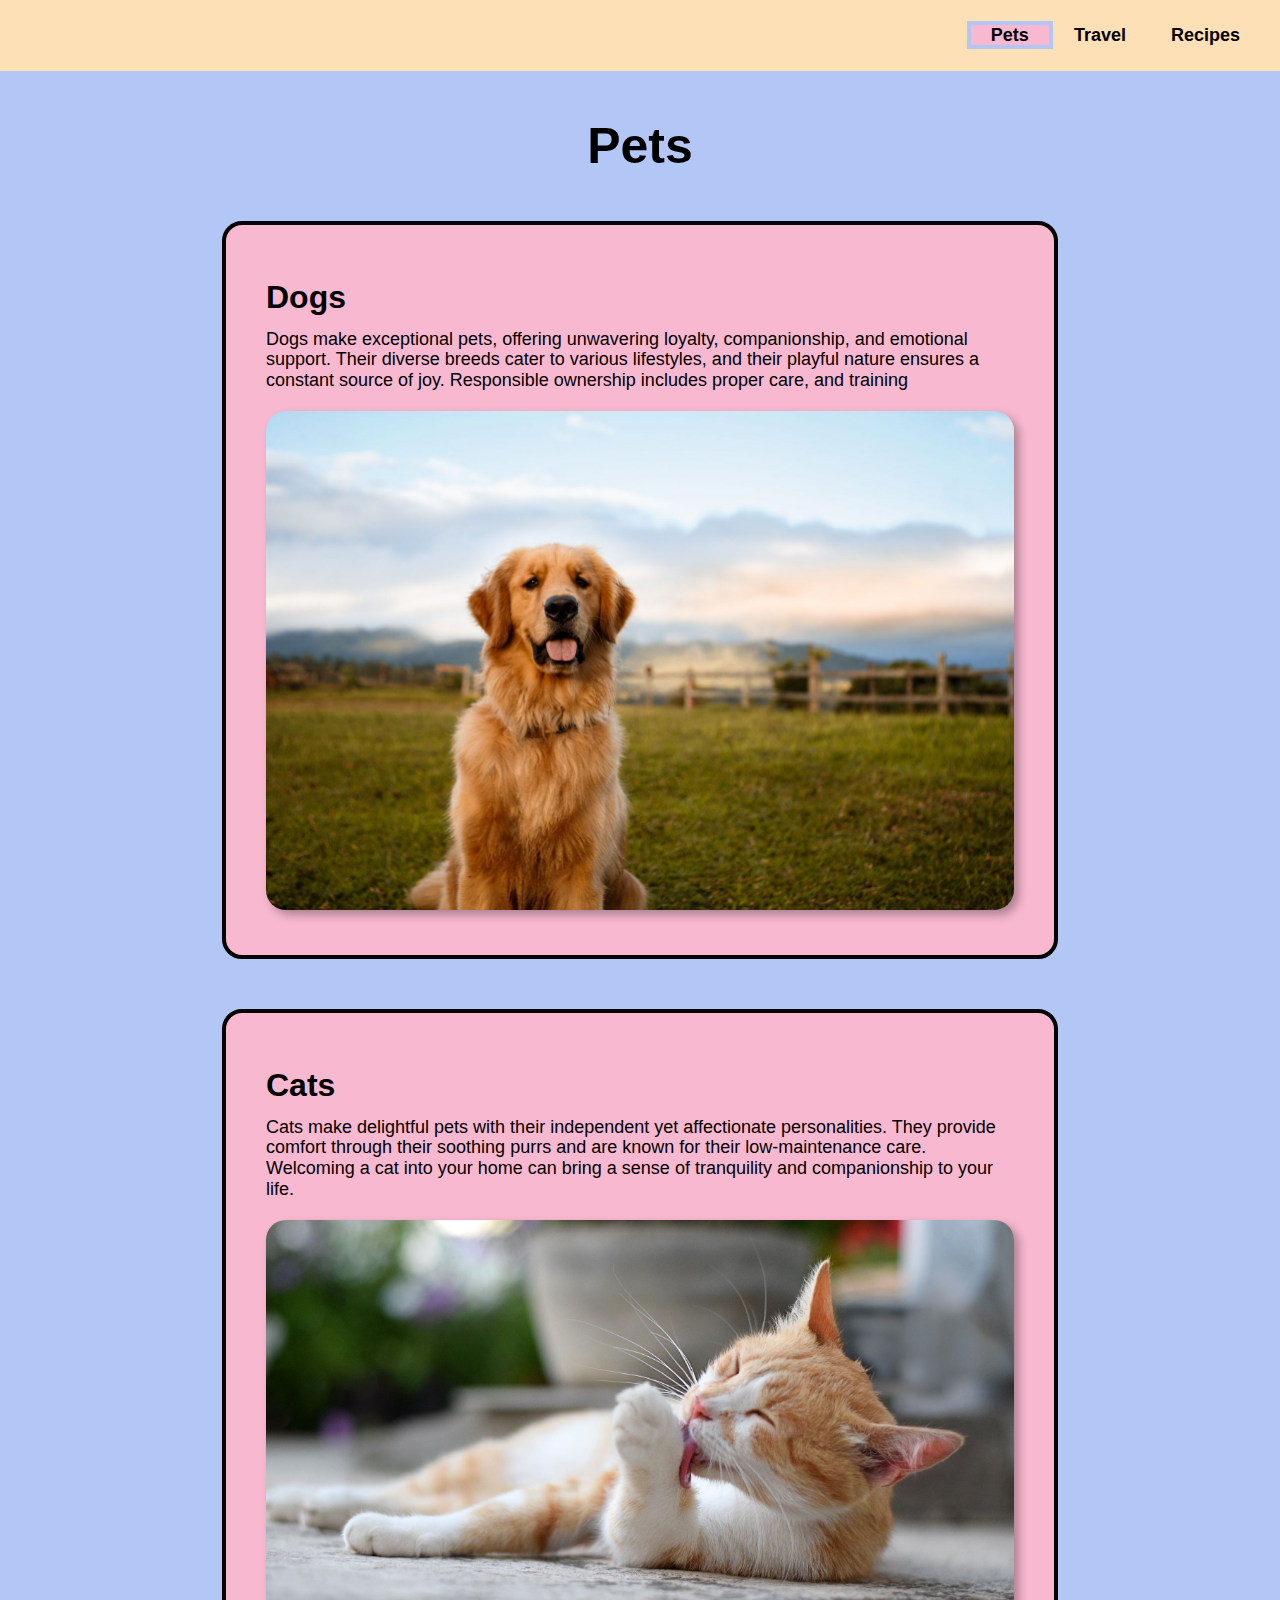
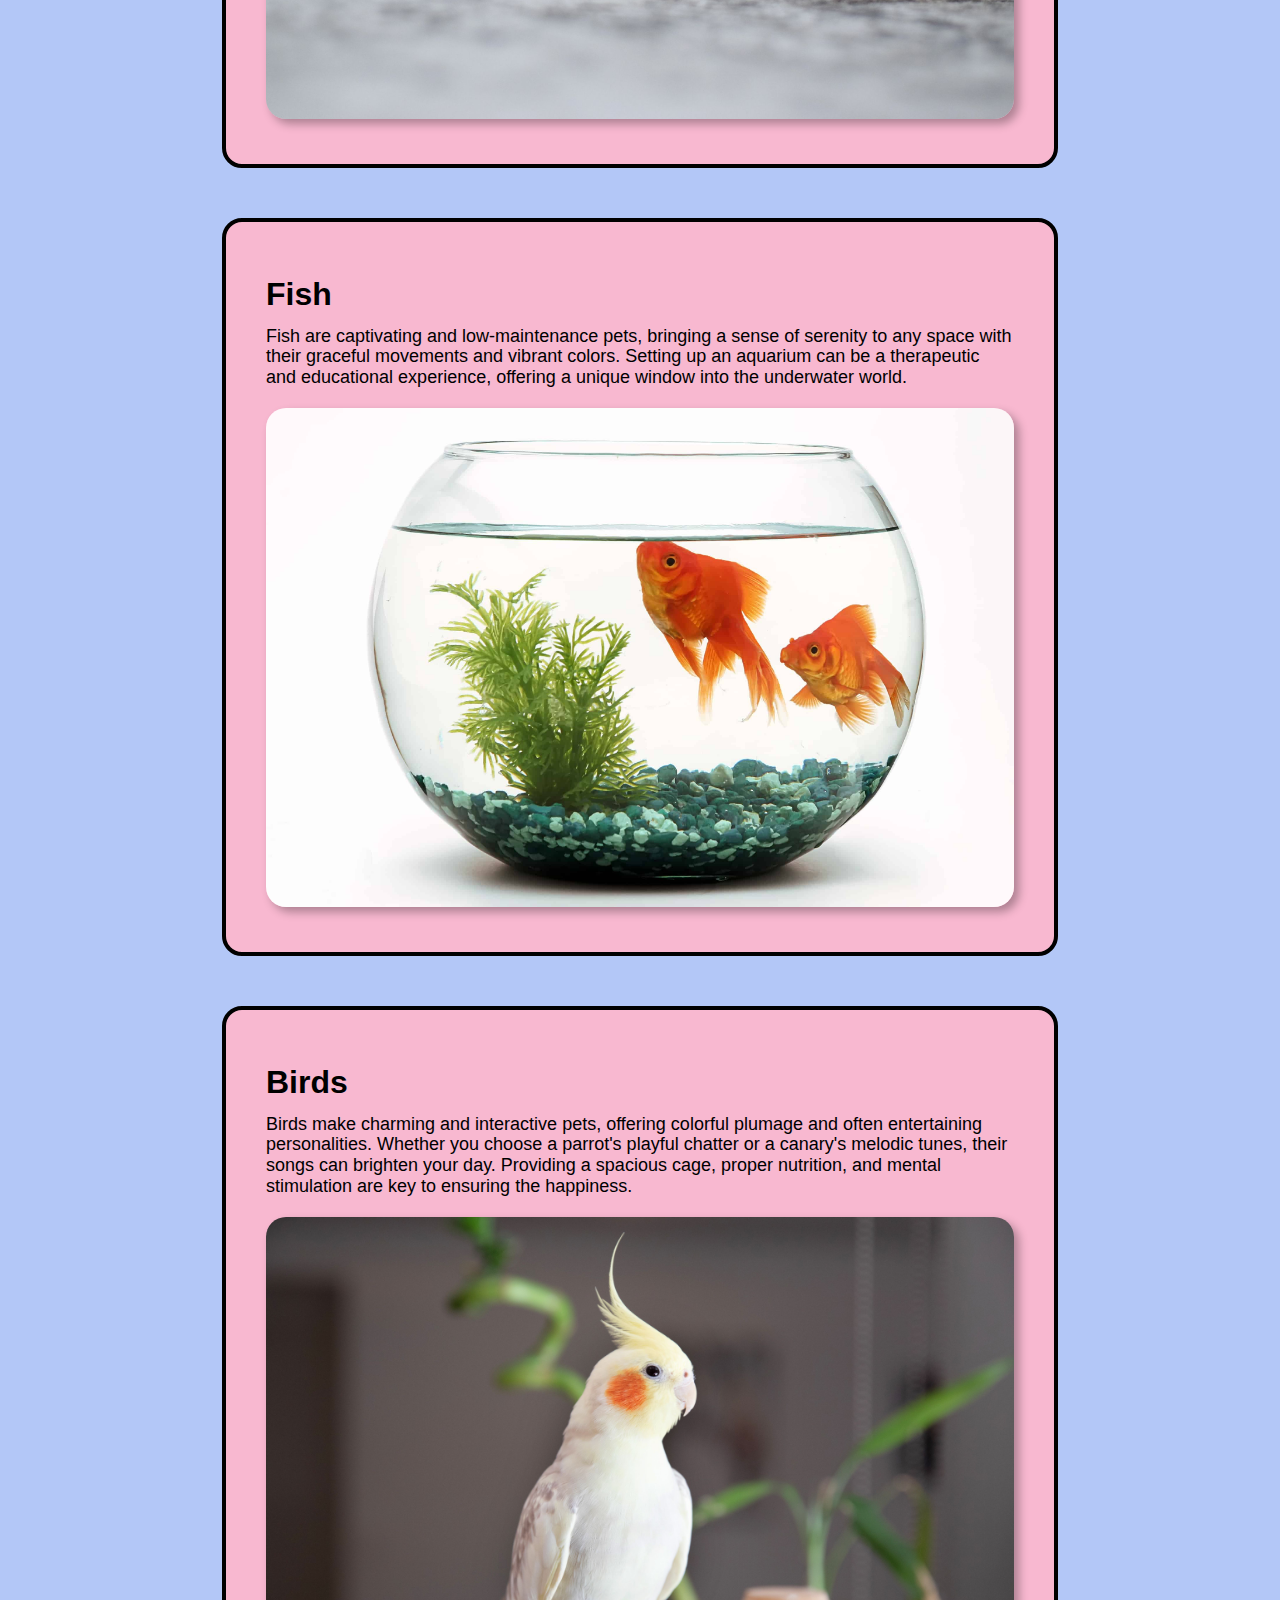
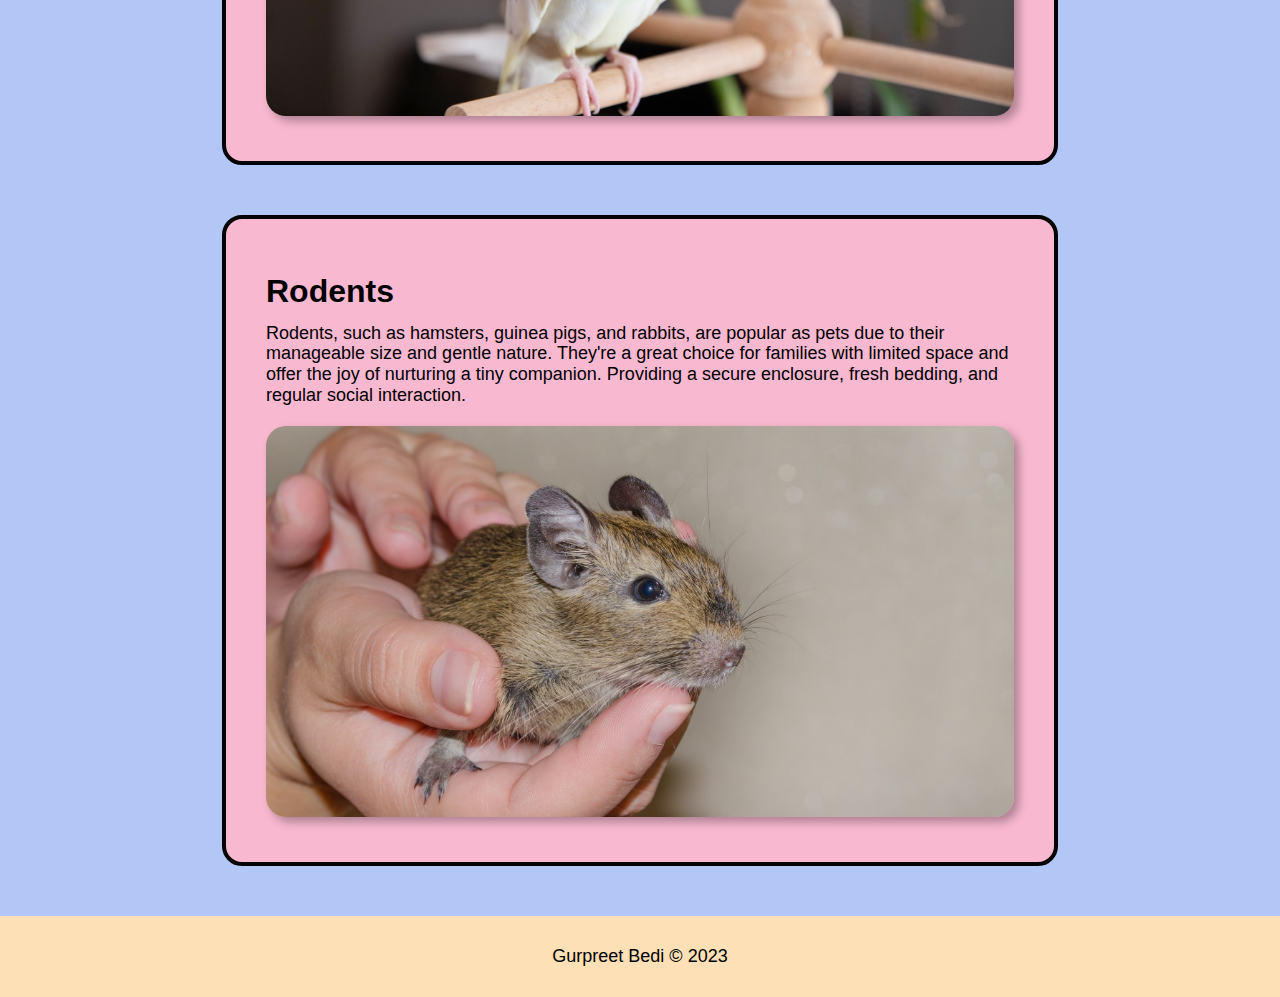
<file: index.html>
<!DOCTYPE html>

<html lang="en">
<head>
	<meta charset="utf-8">
    <meta name="viewport" content="width=device-width, initial-scale=1.0">
    <link rel="icon" type="image/png" href="images/pet_favicon.ico">
    <link rel="stylesheet" type="text/css" href="css/html5reset.css">
    <link rel="stylesheet" type="text/css" href="css/style.css">
    <meta name="viewport" content="width=device-width, initial-scale=1">
	<title> Pets </title>
</head>

<body class="page1">
	<div class="skip"><a href="#main">Skip to Main Content</a></div>
		<!-- added the skip element for this assignment -->
	<header>

	<nav>
		<ul>
			<li class="active"><a href = "index.html"> Pets</a></li>
			<li><a href = "travel.html">Travel</a></li>
			<li><a href = "recipes.html">Recipes</a></li>
		</ul>
	</nav>
	</header>

	<main class="container" id ="main">
		<h1>Pets</h1>
		<div class="pet-columns">
			<div class="dogs text-block">
				<h2>Dogs</h2>
				<!-- <h3>Details about the animal</h3> -->
				<p>Dogs make exceptional pets, offering unwavering loyalty, companionship, and emotional support. Their diverse breeds cater to various lifestyles, and their playful nature ensures a constant source of joy. Responsible ownership includes proper care, and training</p>
				<br>
				<img class="pet-image" src = "images/pet_dog.jpeg" height="200" alt = "brown dog in an open field">
			</div>

			<div class="cats text-block">
				<h2>Cats</h2>
				<!-- <h3>Details about the animal</h3> -->
				<p>Cats make delightful pets with their independent yet affectionate personalities. They provide comfort through their soothing purrs and are known for their low-maintenance care. Welcoming a cat into your home can bring a sense of tranquility and companionship to your life.</p><br>
				<img class="pet-image" src = "images/pet_cat.jpeg" height="200" alt = "small cat licking itself playfully">
			</div>

			<div class="fish text-block">
				<h2>Fish</h2>
				<!-- <h3>Details about the animal</h3> -->
				<p>Fish are captivating and low-maintenance pets, bringing a sense of serenity to any space with their graceful movements and vibrant colors. Setting up an aquarium can be a therapeutic and educational experience, offering a unique window into the underwater world.
				</p><br>
				<img class="pet-image" src = "images/pet_fish.jpeg" height="200" alt = "two goldfish in an aquarium">
			</div>

			<div class="birds text-block">
				<h2>Birds</h2>
				<!-- <h3>Details about the animal</h3> -->
				<p>Birds make charming and interactive pets, offering colorful plumage and often entertaining personalities. Whether you choose a parrot's playful chatter or a canary's melodic tunes, their songs can brighten your day. Providing a spacious cage, proper nutrition, and mental stimulation are key to ensuring the happiness.</p><br>
				<img class="pet-image" src = "images/pet_bird.jpeg" height="200" alt = "pet bird sitting on a pole in a house">
			</div>

			<div class="rodents text-block">
				<h2>Rodents</h2>
				<!-- <h3>Details about the animal</h3> -->
				<p>Rodents, such as hamsters, guinea pigs, and rabbits, are popular as pets due to their manageable size and gentle nature. They're a great choice for families with limited space and offer the joy of nurturing a tiny companion. Providing a secure enclosure, fresh bedding, and regular social interaction.</p><br>
				<img class="pet-image" src = "images/pet_rodent.jpeg" height="200" alt = "small brown rodent in the hands of a person">
			</div>
		</div>
	</main>

	<footer>
		<p>Gurpreet Bedi &copy; 2023</p>
	</footer>

</body>
</html>
</file>
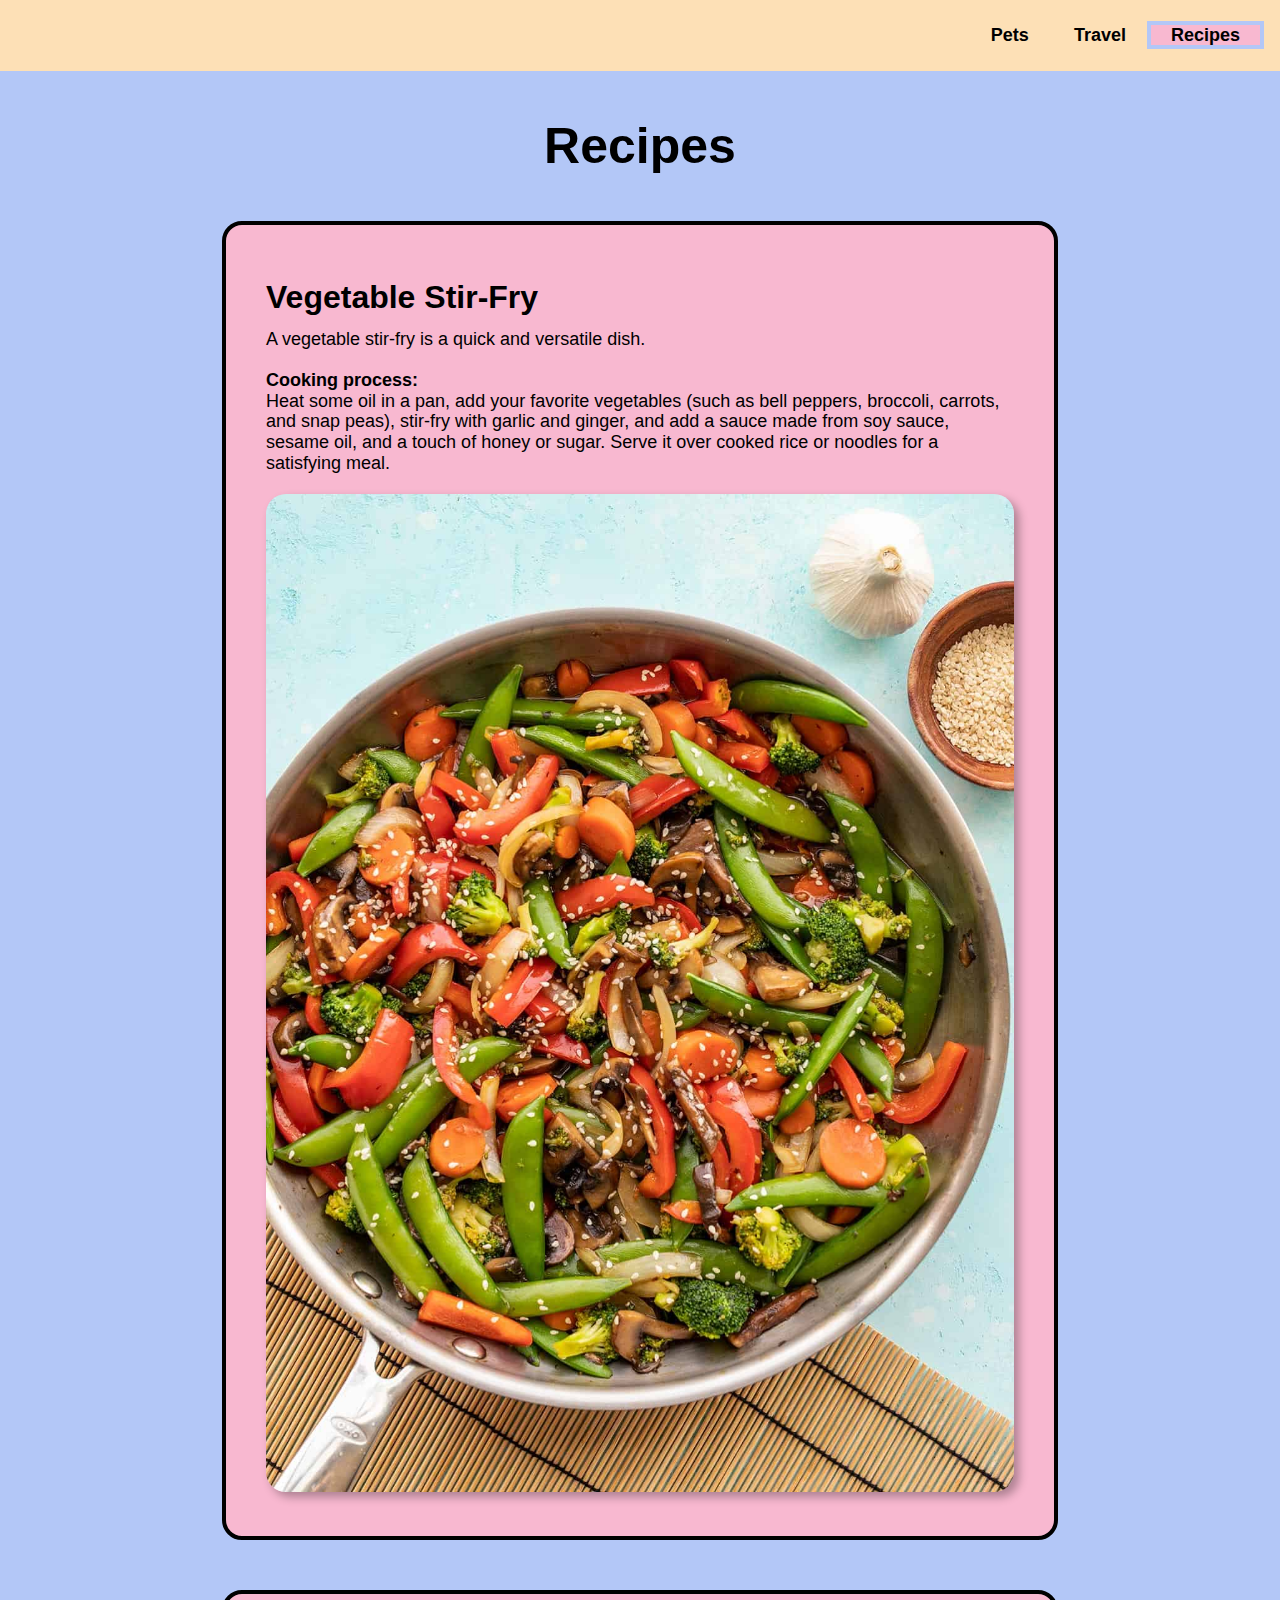
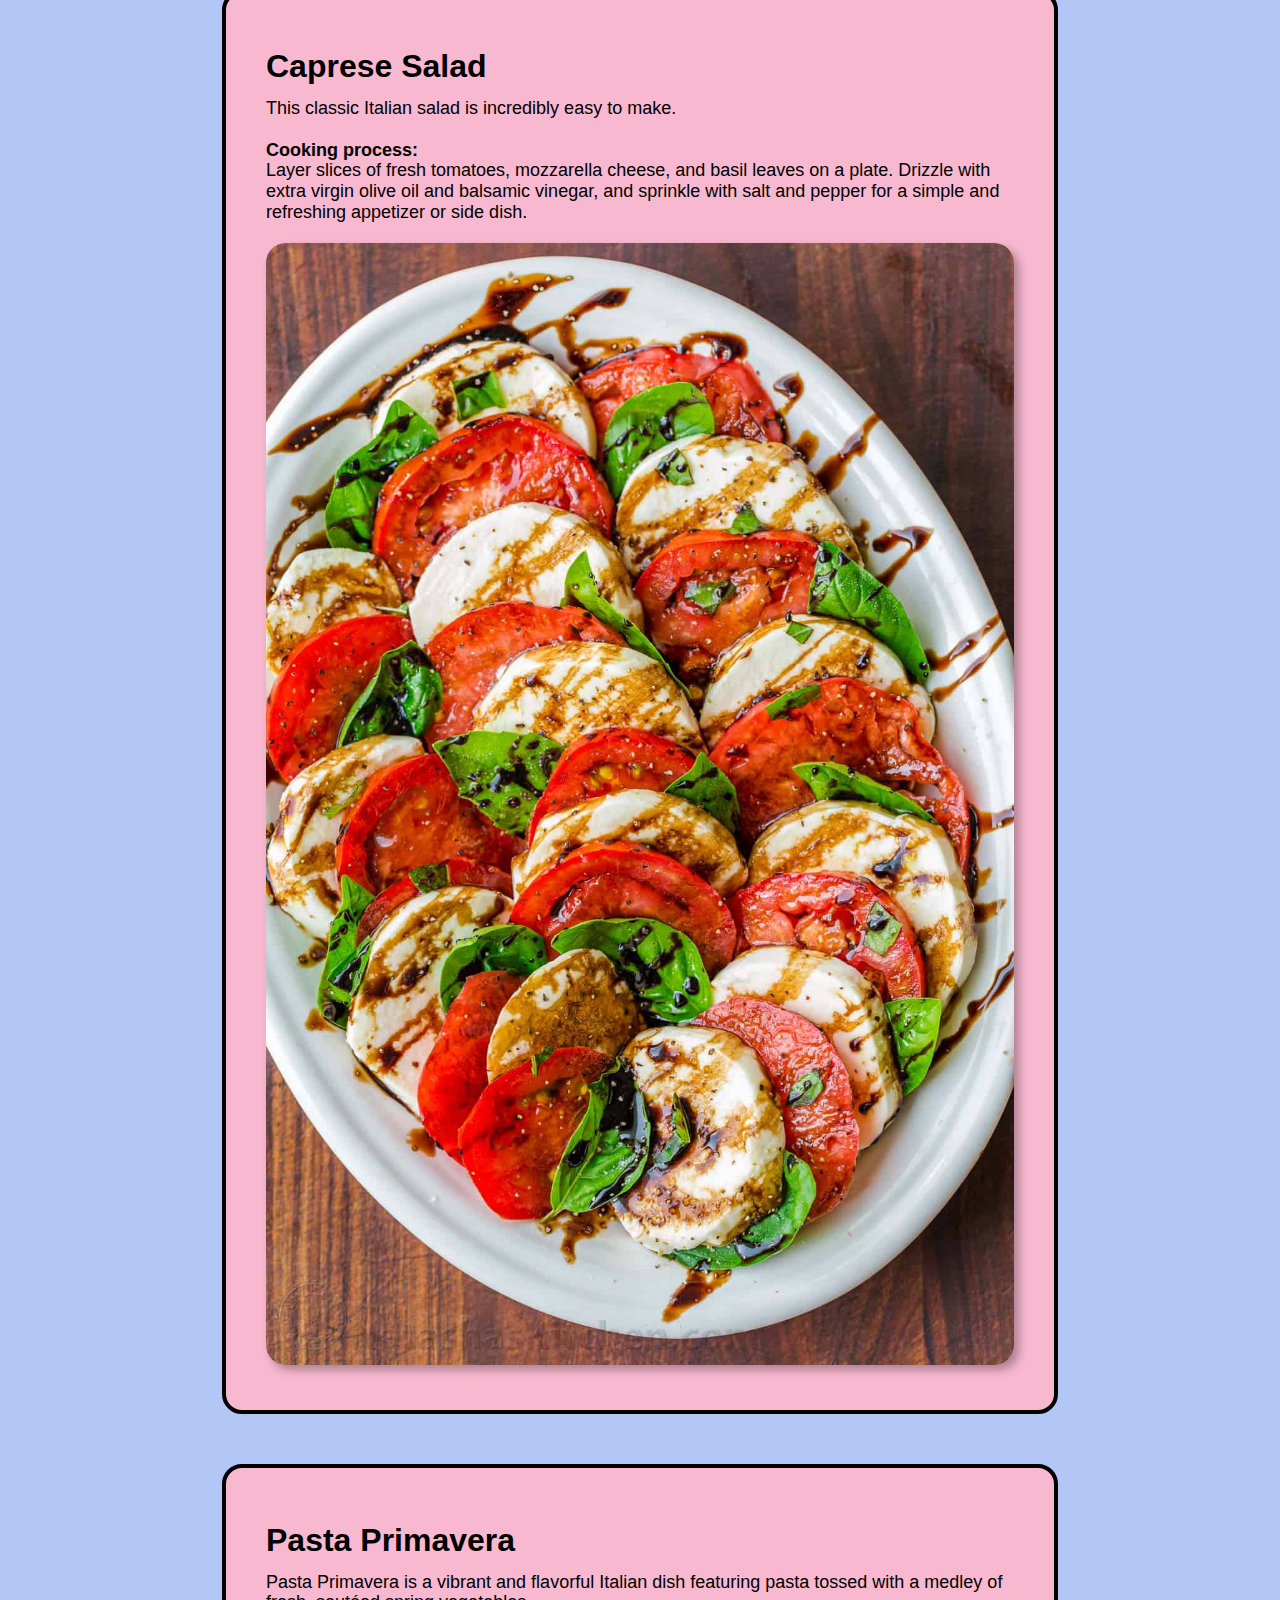
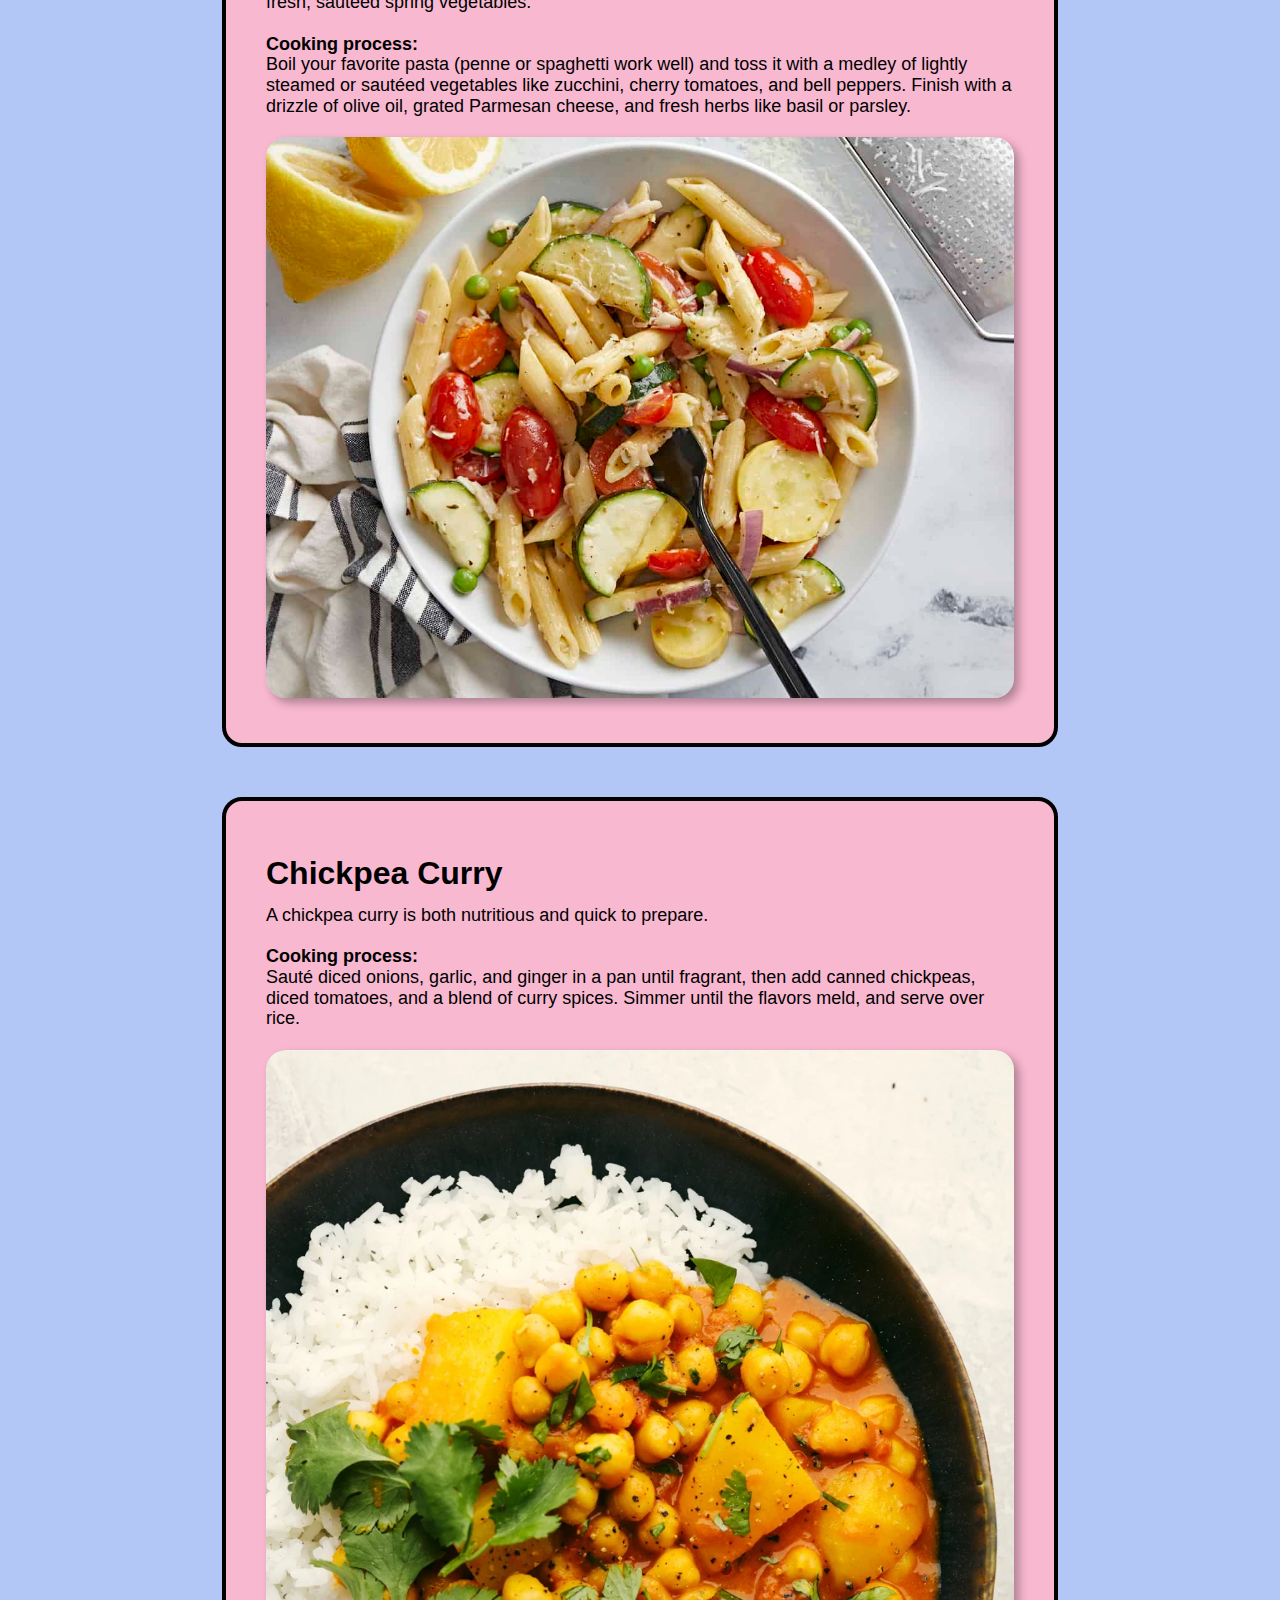
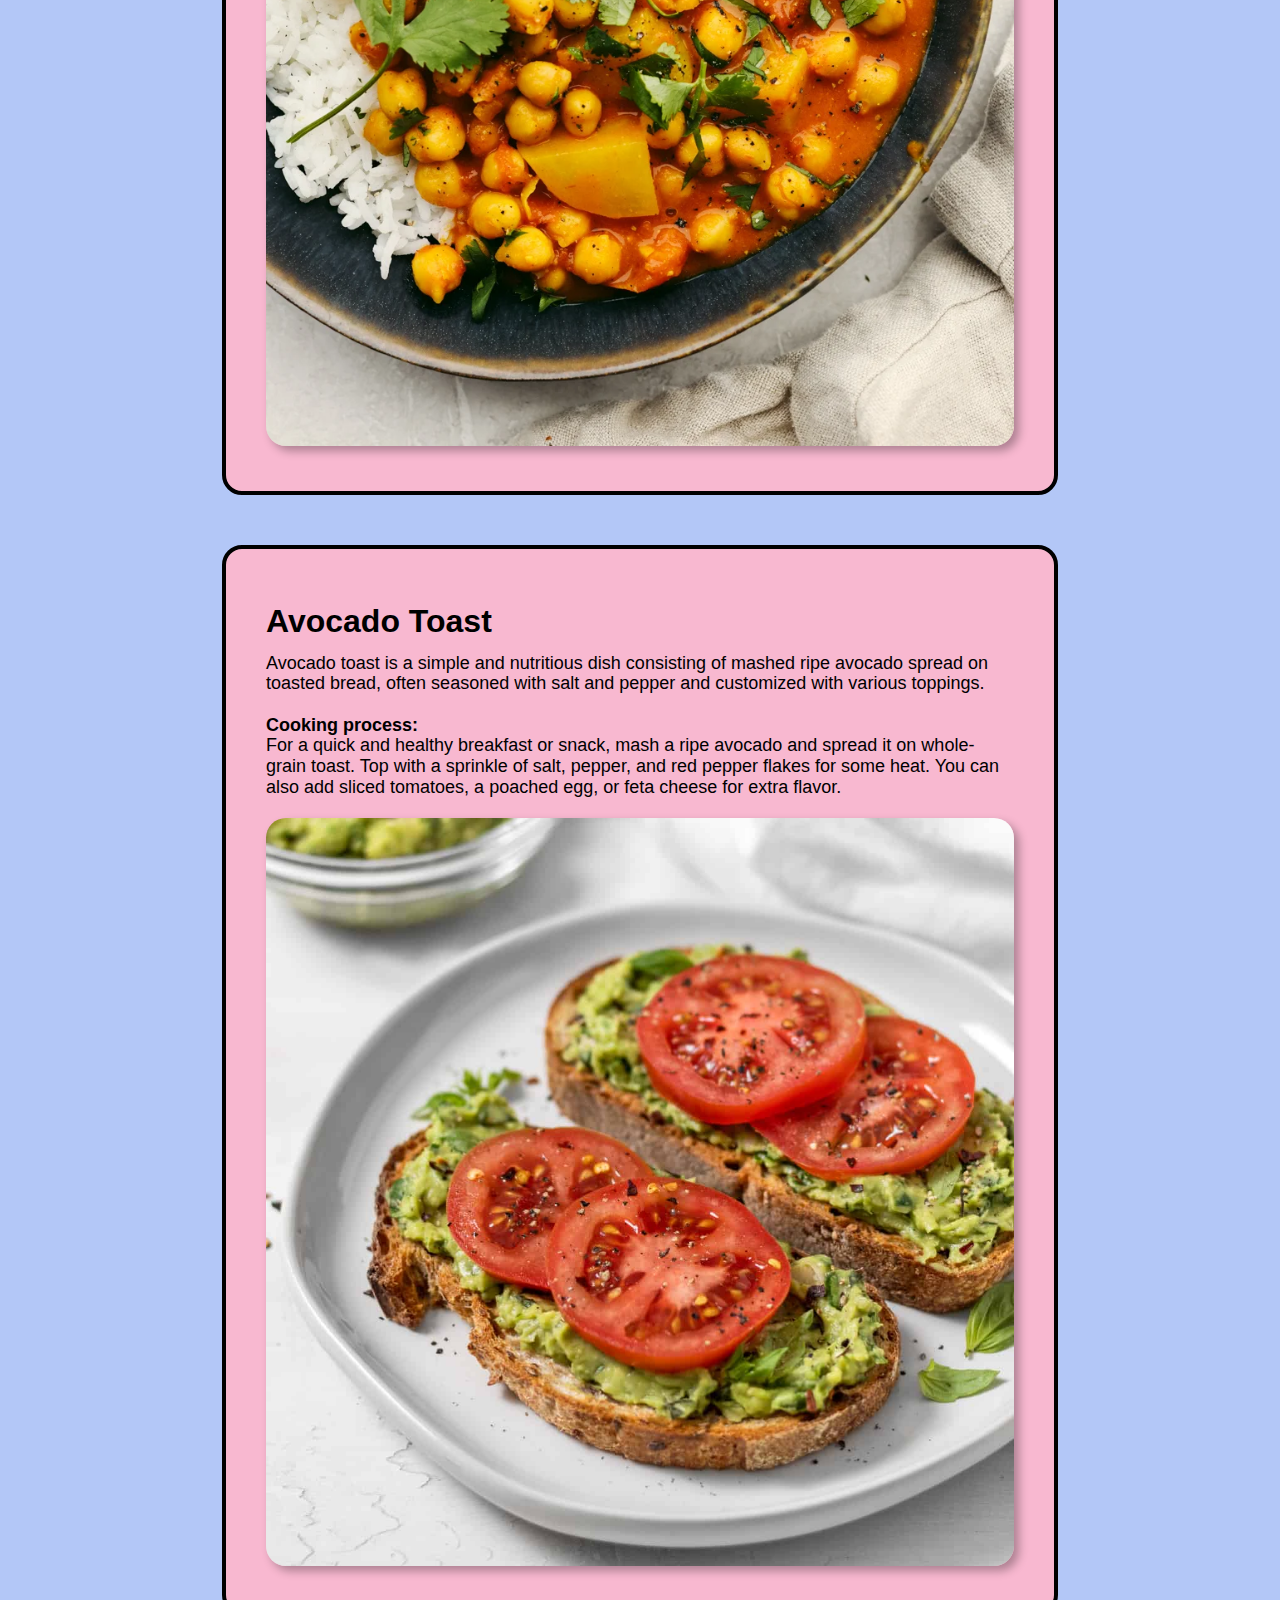
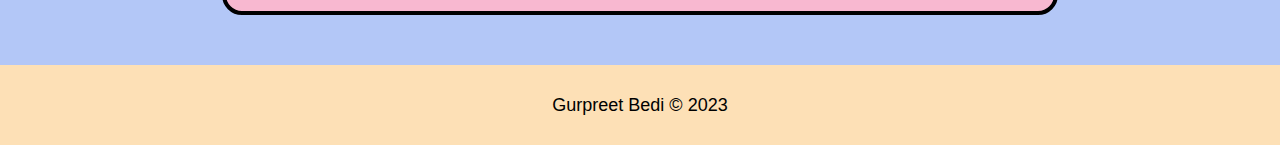
<file: recipes.html>
<!DOCTYPE html>

<html lang="en">
<head>
	<meta charset="utf-8">
    <meta name="viewport" content="width=device-width, initial-scale=1.0">
    <link rel="icon" type="image/png" href="images/recipes_favicon.ico">
    <link rel="stylesheet" type="text/css" href="css/html5reset.css">
    <link rel="stylesheet" type="text/css" href="css/style.css">
    <meta name="viewport" content="width=device-width, initial-scale=1">
	<title> Recipes </title>
</head>

<body class="page3">
	<div class="skip"><a href="#main">Skip to Main Content</a></div>
		<!-- added the skip element for this assignment -->
	<header>

	<nav>
		<ul>
			<li><a href = "index.html"> Pets</a></li>
			<li><a href = "travel.html">Travel</a></li>
			<li class="active"><a href = "recipes.html"> Recipes</a></li>
		</ul>
	</nav>
	</header>

	<main class="container" id ="main">
		<h1>Recipes</h1>

		<div class="recipe-columns">
			<div class="stirfry text-block">
				<h2>Vegetable Stir-Fry</h2>
				<p>A vegetable stir-fry is a quick and versatile dish.</p><br>
				<h3> Cooking process:</h3>
				<p> Heat some oil in a pan, add your favorite vegetables (such as bell peppers, broccoli, carrots, and snap peas), stir-fry with garlic and ginger, and add a sauce made from soy sauce, sesame oil, and a touch of honey or sugar. Serve it over cooked rice or noodles for a satisfying meal.</p><br>
				<img class="recipe-image" src = "images/recipes_stir_fry.jpeg" width="500" alt = "top down view 	of a bowl of vegetable stiry fry with garnishing">
			</div>

			<div class="salad text-block">
				<h2>Caprese Salad</h2>
				<p>This classic Italian salad is incredibly easy to make.</p><br>
				<h3>Cooking process:</h3>
				<p> Layer slices of fresh tomatoes, mozzarella cheese, and basil leaves on a plate. Drizzle with extra virgin olive oil and balsamic vinegar, and sprinkle with salt and pepper for a simple and refreshing appetizer or side dish.</p><br>
				<img class="recipe-image" src = "images/recipes_caprese.jpeg" width="500" alt = "top down view of a bowl of caprese salad with garnishing">
			</div>

			<div class="pasta text-block">
				<h2>Pasta Primavera</h2>
				<p>Pasta Primavera is a vibrant and flavorful Italian dish featuring pasta tossed with a medley of fresh, sautéed spring vegetables.</p><br>
				<h3>Cooking process:</h3>
				<p> Boil your favorite pasta (penne or spaghetti work well) and toss it with a medley of lightly steamed or sautéed vegetables like zucchini, cherry tomatoes, and bell peppers. Finish with a drizzle of olive oil, grated Parmesan cheese, and fresh herbs like basil or parsley.</p><br>
				<img class="recipe-image" src = "images/recipes_pasta.jpeg" width="500" alt = "top down view of a bowl of pasta primavera with a fork for eating">
			</div>

			<div class="chickpea text-block">
				<h2>Chickpea Curry</h2>
				<p>A chickpea curry is both nutritious and quick to prepare.</p><br>
				<h3>Cooking process:</h3>
				<p>Sauté diced onions, garlic, and ginger in a pan until fragrant, then add canned chickpeas, diced tomatoes, and a blend of curry spices. Simmer until the flavors meld, and serve over rice.</p><br>
				<img class="recipe-image" src = "images/recipes_chickpea_curry.webp" width="500" alt = "top down view of a bowl of chickpea curry fry with rice on the side">
			</div>

			<div class="avocado text-block">
				<h2>Avocado Toast</h2>
				<p>Avocado toast is a simple and nutritious dish consisting of mashed ripe avocado spread on toasted bread, often seasoned with salt and pepper and customized with various toppings.</p><br>
				<h3>Cooking process:</h3>
				<p> For a quick and healthy breakfast or snack, mash a ripe avocado and spread it on whole-grain toast. Top with a sprinkle of salt, pepper, and red pepper flakes for some heat. You can also add sliced tomatoes, a poached egg, or feta cheese for extra flavor.</p><br>
				<img class="recipe-image" src = "images/recipes_avocado.jpeg" width="500" alt = "bowl with toasted brown bread and avocado & tomatoes on the top">
			</div>
		</div>
	</main>

	<footer>
		<p>Gurpreet Bedi &copy; 2023</p>
	</footer>

</body>
</html>
</file>
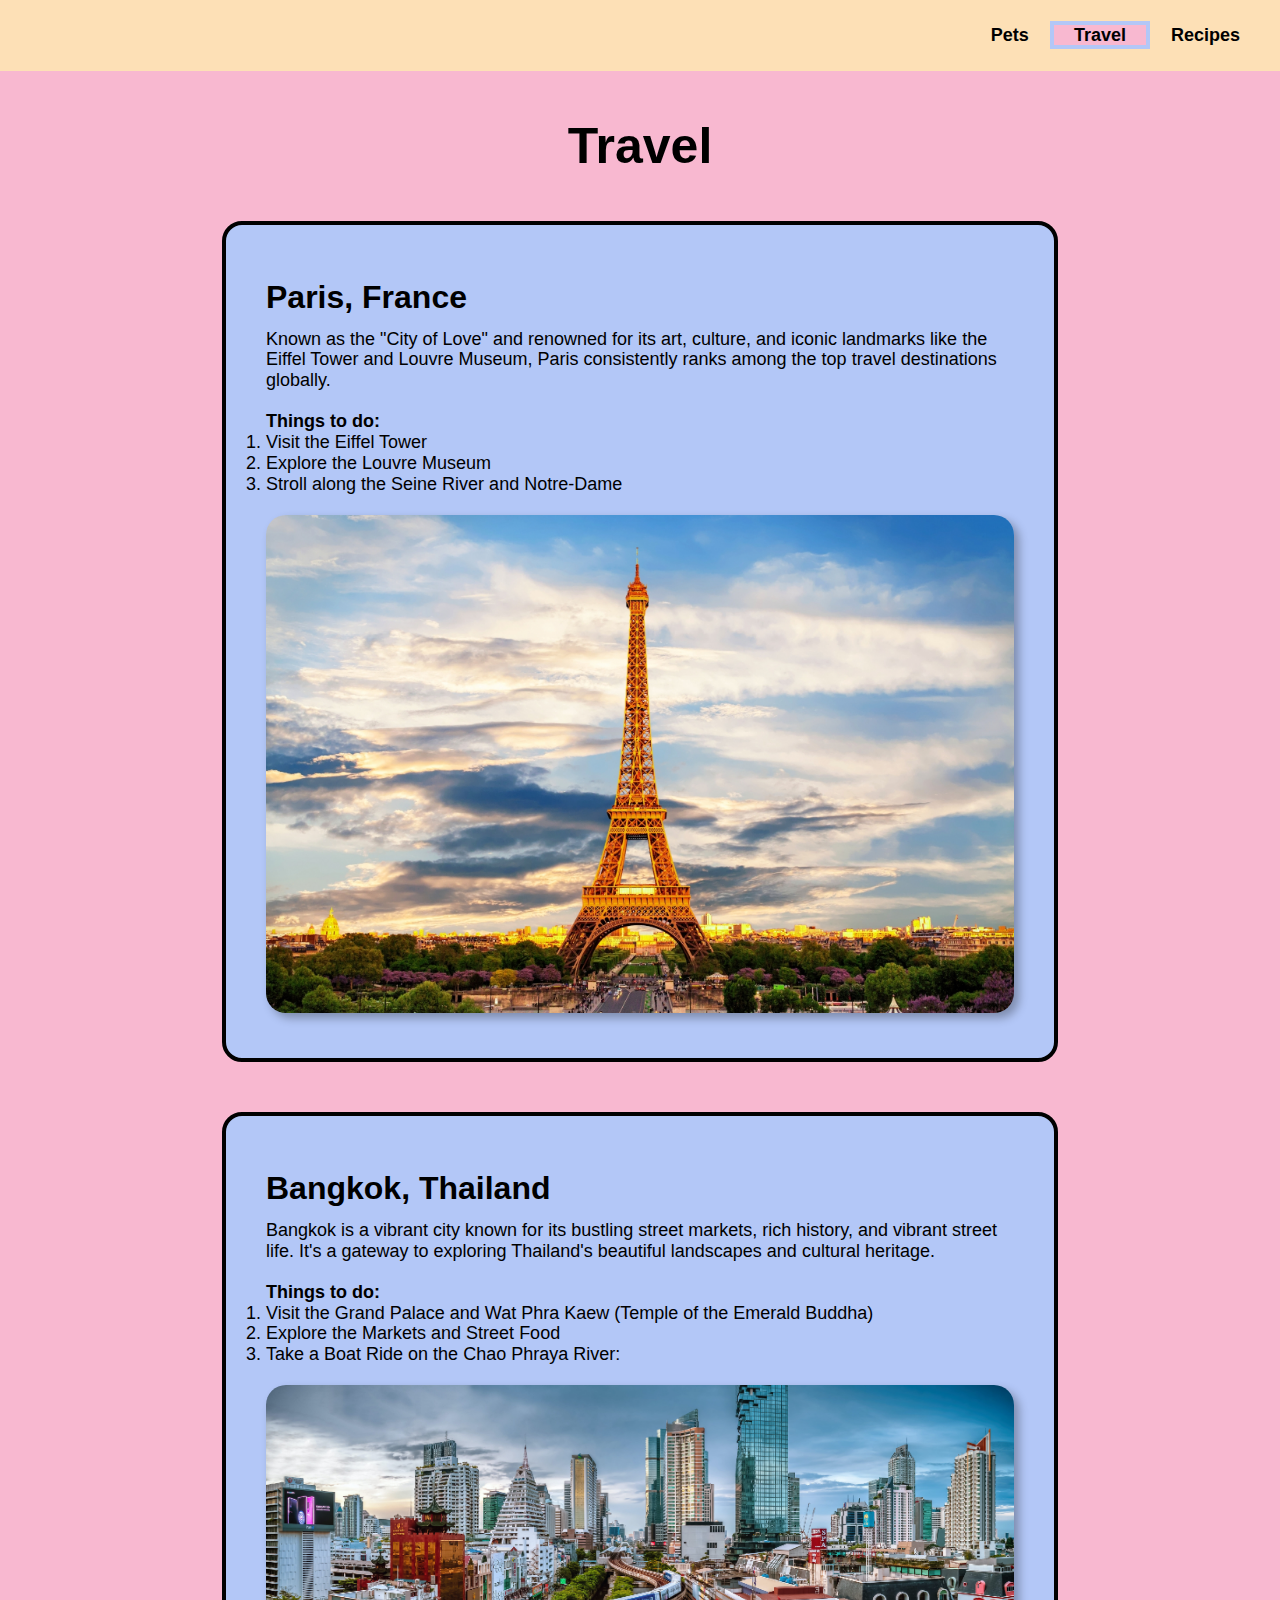
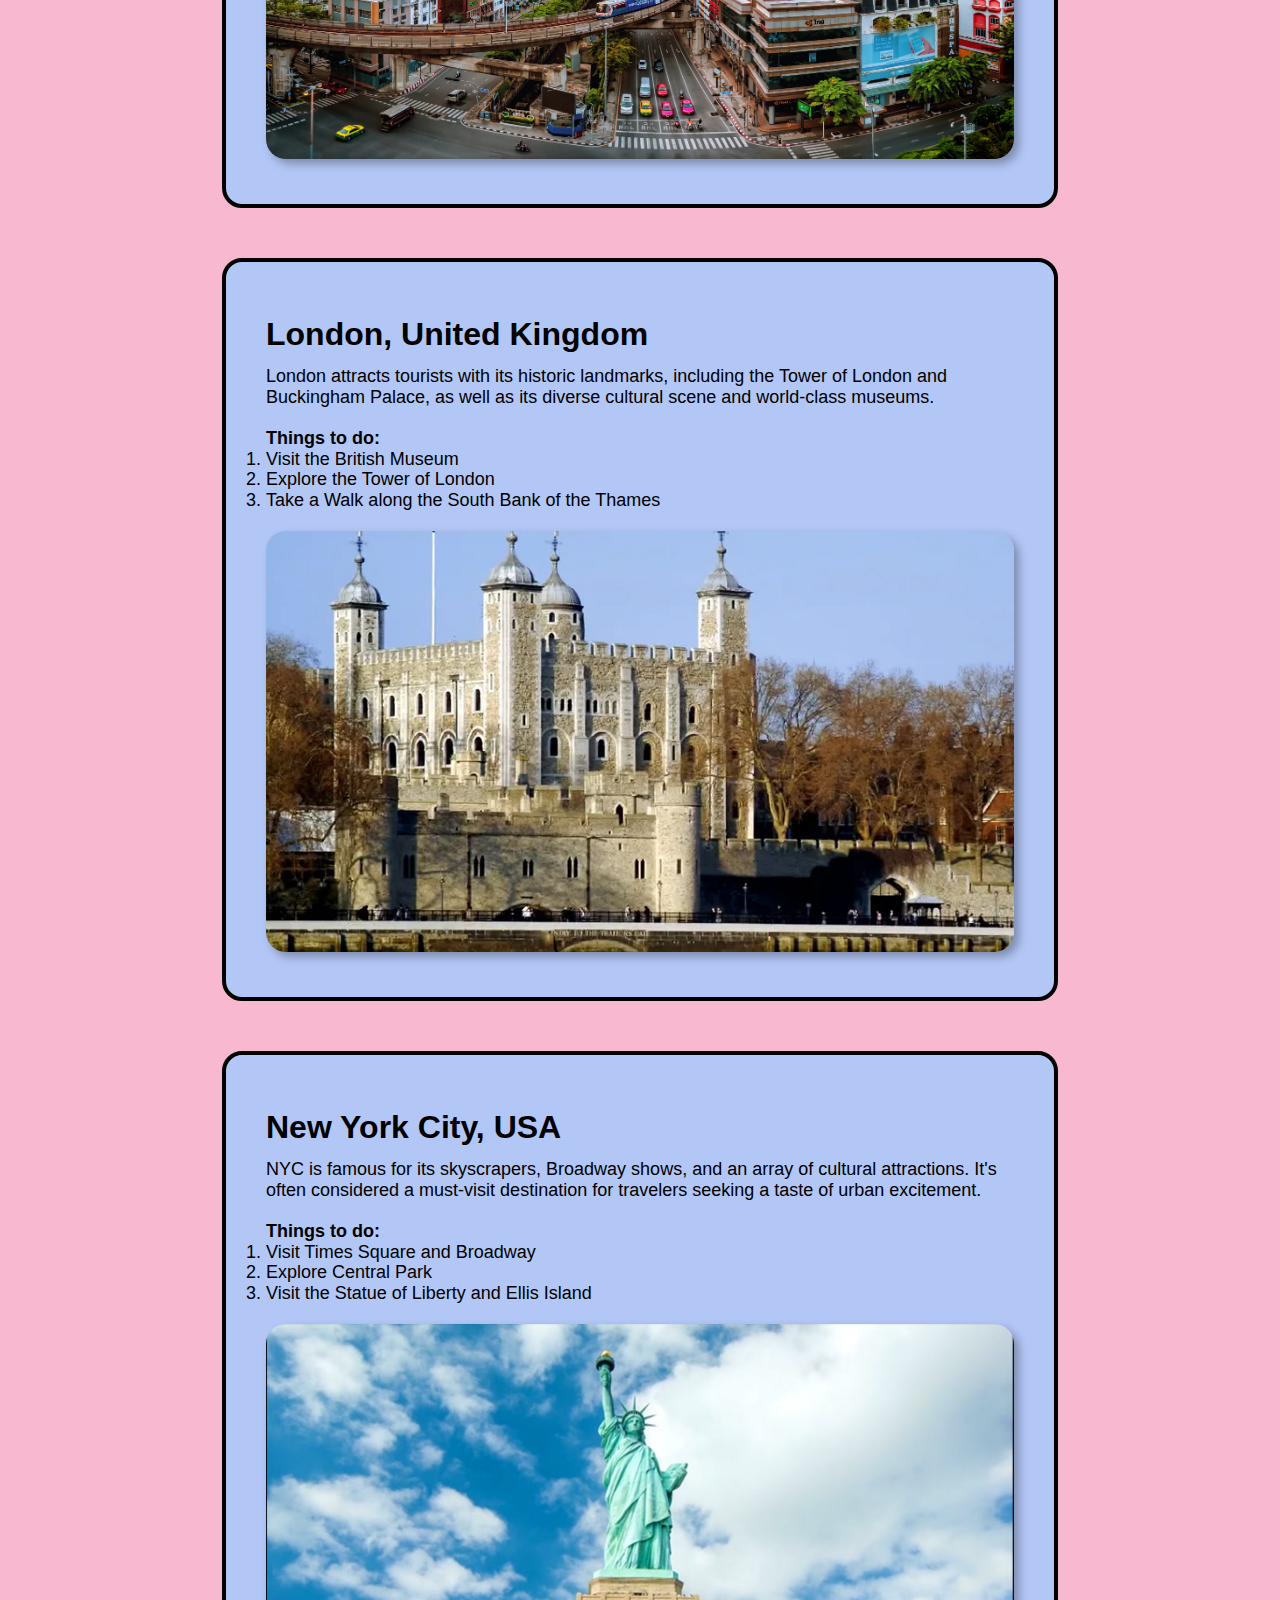
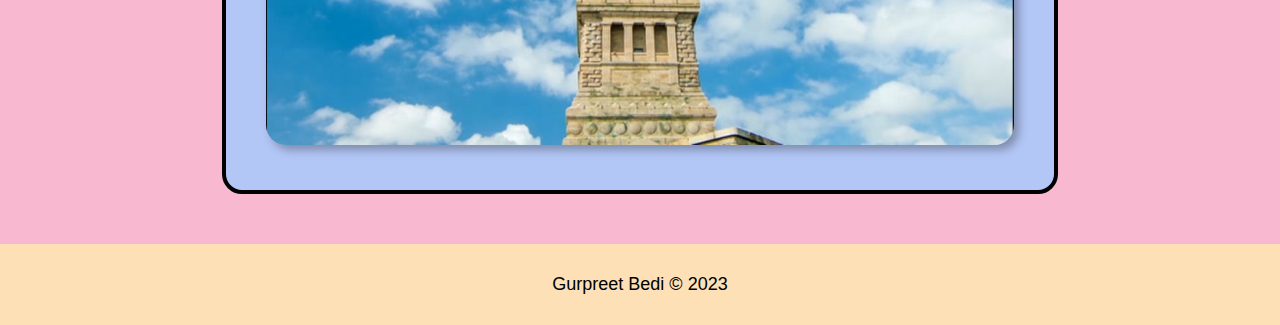
<file: travel.html>
<!DOCTYPE html>

<html lang="en">
<head>
	<meta charset="utf-8">
    <meta name="viewport" content="width=device-width, initial-scale=1.0">
    <link rel="icon" type="image/png" href="images/travel_favicon.ico">
    <link rel="stylesheet" type="text/css" href="css/html5reset.css">
    <link rel="stylesheet" type="text/css" href="css/style.css">
    <meta name="viewport" content="width=device-width, initial-scale=1">
	<title> Travel </title>
</head>

<body class="page2">
	<div class="skip"><a href="#main">Skip to Main Content</a></div>
		<!-- added the skip element for this assignment -->
	<header>

	<nav>
		<ul>
			<li><a href = "index.html"> Pets</a></li>
			<li class="active"><a href = "travel.html">Travel</a></li>
			<li><a href = "recipes.html"> Recipes</a></li>
		</ul>
	</nav>
	</header>

	<main class="container" id ="main">
		<h1> Travel </h1>
		<div class="travel-columns">

			<div class="paris text-block">
				<h2>Paris, France</h2>
				<!-- <h3> About the place</h3> -->
				<p>Known as the "City of Love" and renowned for its art, culture, and iconic landmarks like the Eiffel Tower and Louvre Museum, Paris consistently ranks among the top travel destinations globally. </p><br>
				<h3> Things to do:</h3>
				<ol>
				<li> Visit the Eiffel Tower </li>
				<li> Explore the Louvre Museum </li>
				<li> Stroll along the Seine River and Notre-Dame </li>
				</ol><br>
				<img class="travel-image" src = "images/travel_paris.jpeg" width="500" alt = "eiffel tower in paris with grey clouds in the background">
			</div>

			<div class="bangkok text-block">
				<h2>Bangkok, Thailand</h2>
				<!-- <h3> About the place</h3> -->
				<p>Bangkok is a vibrant city known for its bustling street markets, rich history, and vibrant street life. It's a gateway to exploring Thailand's beautiful landscapes and cultural heritage. </p><br>
				<h3> Things to do:</h3>
				<ol>
				<li> Visit the Grand Palace and Wat Phra Kaew (Temple of the Emerald Buddha) </li>
				<li> Explore the Markets and Street Food </li>
				<li> Take a Boat Ride on the Chao Phraya River: </li>
				</ol><br>
				<img class="travel-image" src = "images/travel_bangkok.jpeg" width="500" alt = "urban city of bangkok with the public rail in the foreground">
			</div>

			<div class="london section text-block">
				<h2>London, United Kingdom</h2>
				<!-- <h3> About the place</h3> -->
				<p>London attracts tourists with its historic landmarks, including the Tower of London and Buckingham Palace, as well as its diverse cultural scene and world-class museums. </p><br>
				<h3> Things to do:</h3>
				<ol>
				<li> Visit the British Museum </li>
				<li> Explore the Tower of London </li>
				<li> Take a Walk along the South Bank of the Thames </li>
				</ol><br>
				<img class="travel-image" src = "images/travel_london.webp" width="500" alt = "tower of london with trees">
			</div>

			<div class="newyork text-block">
				<h2>New York City, USA</h2>
				<!-- <h3> About the place</h3> -->
				<p>NYC is famous for its skyscrapers, Broadway shows, and an array of cultural attractions. It's often considered a must-visit destination for travelers seeking a taste of urban excitement. </p><br>
				<h3> Things to do:</h3>
				<ol>
				<li> Visit Times Square and Broadway </li>
				<li> Explore Central Park </li>
				<li> Visit the Statue of Liberty and Ellis Island </li>
				</ol><br>
				<img class="travel-image" src = "images/travel_nyc.jpeg" width="500" alt = "statue of liberty with clear skies in the background">
			</div>
		</div>
	</main>

	<footer>
		<p>Gurpreet Bedi &copy; 2023</p>
	</footer>

</body>
</html>
</file>
<file: css/style.css>
html{
  scroll-behavior: smooth;
}

body{
  background-color: #b3c7f7;
  font-size: 18px;
  line-height: 1.15;
  margin: 0;
  padding: 0;

}

body, p, h1, h2, h3, h4, h5, h6 {
  font-family: Georgia, Arial, sans-serif;
}

/* this is the details about the h1 content  */
h1{
  font-size: 50px;
  line-height: 1;
  padding: 50px 0;
  text-align: center;
}


/* this is the details about the h2 content  */
h2{
  font-size: 32px;
  line-height: 2;
}

.active {
  background-color: #f8b8d0;
  /* text-decoration: underline  ; */
  outline: 4px solid #b3c7f7;
}

/* top navigation is one line */
nav li{
  display:inline;
  padding-right:20px;
  padding-left:20px;

}

/* aligning the top nav to the right */
nav ul {
  text-align: right;
  margin-right: 20px;
}

/* top navigation is in black text styling */
nav a{
  color: #000000;
  font-weight: bold;
  text-decoration: none;
}

/* adding an underline when links in the navigation are in the hover or focus state */
nav a:hover,
nav a:focus {
  background-color: #f8b8d0;
  text-decoration: underline;
  /* outline: 4px solid #b3c7f7; */
  /* border-radius: 4px; */
  justify-content: space-around;
}


/* color behind the top navigation bar */
nav{
  background-color: #fde0b6;
  padding: 25px 0;
}


/* hiding the skip to main by default  */
.skip a {
  position: absolute;
  top: -40px;
}

/* bringing the skip to main in focus */
.skip a:focus {
  top: 20px;
}

/* skip to main content button with pink background */
.skip a{
  background: #f8b8d0 ;
  color: #000000  ;
  left: 0;
  padding: 6px;
  -webkit-transition: top 1s ease-out;
  transition: top 1s ease-out;
  z-index: 1;
}


/* media queries for the reduced motion */
@media screen and (prefers-reduced-motion: reduce){
  html{
      scroll-behavior: auto; /* Removes scroll animation */
  }

  .skip a{
    -webkit-transition: none; /* sets to default setting */
    transition: none;        /* sets to default setting */
   }
}



/* ----- settings for the pages------ */

/* grid setting suitable for mobile */
.pet-columns,  .travel-columns, .recipe-columns{
  display: grid;
  grid-template-columns: repeat(1, 1fr);
  grid-column-gap: 20px;
  grid-row-gap: 50px;
}


/* Add a box (border) around the .dogs and .cats sections */
.page2 {
  background-color: #f8b8d0;
}

.dogs, .cats, .fish, .birds, .rodents, .stirfry, .salad, .pasta, .chickpea, .avocado {
    width: calc(60% - 20px);
    border: 4px solid #000;
    padding: 40px;
    margin: 0 auto;
    max-width: 1200px;
    border-radius: 20px;
    background-color: #f8b8d0;
    /* margin-bottom: 5%; */


  /* Ensure images resize and remain within the container */
  .pet-image, .recipe-image {
    width: 100%;
    height: auto;
    box-shadow: 5px 5px 10px rgba(0, 0, 0, 0.3);
    border-radius: 20px;
  }

}

/* Added this separately cause the bg color is different for the travel page */
.paris, .bangkok, .london, .newyork  {
  width: calc(60% - 20px);
  border: 4px solid #000;
  padding: 40px;
  margin: 0 auto;
  max-width: 1200px;
  border-radius: 20px;
  background-color: #b3c7f7;
  /* margin-bottom: 5%; */


/* Ensure images resize and remain within the container */
.travel-image {
  width: 100%;
  height: auto;
  box-shadow: 5px 5px 10px rgba(0, 0, 0, 0.3);
  border-radius: 20px;
}

}

/* add space between the last element and the footer */
.rodents, .newyork, .avocado  {
  margin-bottom: 50px;
}

/* ----- settings for the travel page ------ */




/* styling for the footer / match it with the top navigation bar */
footer{
  background-color: #fde0b6;
  color: #000000;
  padding-top: 30px;
  padding-bottom: 30px;
  text-align: center;
}
</file>
